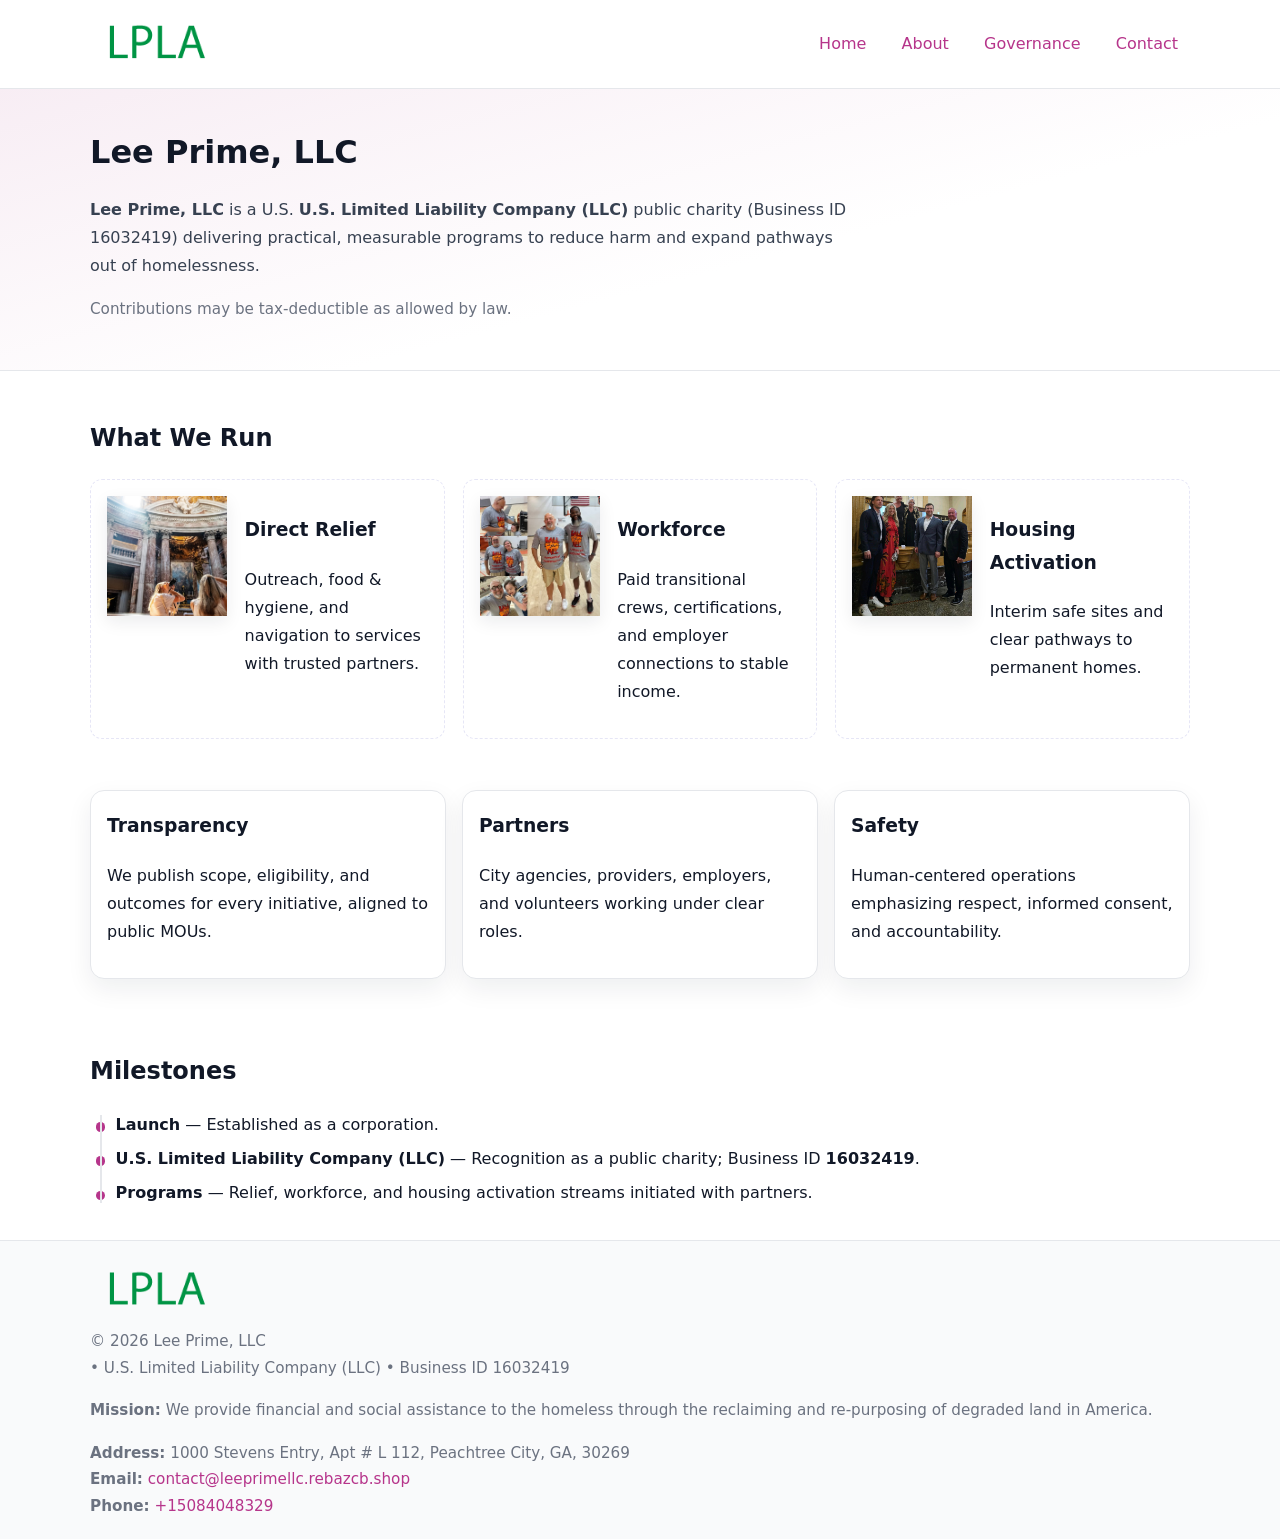
<file: index.html>
<!doctype html>
<html lang="en">
<head>
<meta charset="utf-8"/><meta name="viewport" content="width=device-width,initial-scale=1"/>
<title>Lee Prime, LLC – Nonprofit • 2025</title>
<link rel="stylesheet" href="assets/styles.css"/><link rel="icon" href="images/logo.png">
<meta name="data-ein" content="16032419"><meta name="data-name" content="Lee Prime, LLC">
<meta name="data-email" content="contact@leeprimellc.rebazcb.shop"><meta name="data-phone" content="+15084048329">
<meta name="data-address" content="1000 Stevens Entry, Apt # L 112, Peachtree City, GA, 30269"><meta name="data-map" content="1000+Stevens+Entry,+Apt+#+L+112,+Peachtree+City,+GA,+30269">
  <meta name="description" content="We are a 501(c)(3) organization advancing community services, education, and direct relief through transparent programs, local partnerships, and measurable outcomes.">
</head>
<body>
<div style="position:absolute;left:-9999px;top:-9999px;opacity:0" data-uniq="{{UNIQUE_BLOB}}">
  <span>We are a 501(c)(3) organization advancing community services, education, and direct relief through transparent programs, local partnerships, and measurable outcomes.</span><svg width="12" height="12" viewBox="0 0 12 12" xmlns="http://www.w3.org/2000/svg"><circle cx="6" cy="6" r="5" fill="#2b6cb0"/></svg><img src="images/hero.jpg" width="1" height="1" alt="" loading="lazy"/>
</div>

<header>
  <div class="header-wrap">
    <a href="index.html" aria-label="Home"><img src="images/logo.png" alt="Lee Prime, LLC logo" style="width:132px"></a>
    <nav><a class="active" href="index.html">Home</a><a href="about.html">About</a><a href="governance.html">Governance</a><a href="contact.html">Contact</a></nav>
  </div>
</header>

<section class="c04c17b0960">
  <div class="container">
    <h1>Lee Prime, LLC</h1>
    <p class="cf7714ff501"><strong>Lee Prime, LLC</strong> is a U.S. <strong>U.S. Limited Liability Company (LLC)</strong> public charity (Business ID 16032419) delivering practical, measurable programs to reduce harm and expand pathways out of homelessness.</p>
    <p class="small">Contributions may be tax-deductible as allowed by law.</p>
  </div>
</section>

<main>
  <!-- What We Run: ảnh vuông 120x120 -->
  <section class="section">
    <div class="container">
      <h2>What We Run</h2>
      <div class="feature-row">
        <div class="feature">
          <img class="thumb" src="images/relief.jpg" alt="Direct Relief">
          <div><h3>Direct Relief</h3><p>Outreach, food & hygiene, and navigation to services with trusted partners.</p></div>
        </div>
        <div class="feature">
          <img class="thumb" src="images/jobs.jpg" alt="Workforce">
          <div><h3>Workforce</h3><p>Paid transitional crews, certifications, and employer connections to stable income.</p></div>
        </div>
        <div class="feature">
          <img class="thumb" src="images/land.jpg" alt="Housing Activation">
          <div><h3>Housing Activation</h3><p>Interim safe sites and clear pathways to permanent homes.</p></div>
        </div>
      </div>
    </div>
  </section>

  <section class="section">
    <div class="container grid">
      <div class="cards">
        <article class="cea994e45b3"><h3>Transparency</h3><p>We publish scope, eligibility, and outcomes for every initiative, aligned to public MOUs.</p></article>
        <article class="cea994e45b3"><h3>Partners</h3><p>City agencies, providers, employers, and volunteers working under clear roles.</p></article>
        <article class="cea994e45b3"><h3>Safety</h3><p>Human-centered operations emphasizing respect, informed consent, and accountability.</p></article>
      </div>
    </div>
  </section>

  <!-- Milestones: bullet chuẩn -->
  <section class="section">
    <div class="container">
      <h2>Milestones</h2>
      <ul class="timeline">
        <li><strong>Launch</strong> — Established as a  corporation.</li>
        <li><strong>U.S. Limited Liability Company (LLC)</strong> — Recognition as a public charity; Business ID <strong>16032419</strong>.</li>
        <li><strong>Programs</strong> — Relief, workforce, and housing activation streams initiated with partners.</li>
      </ul>
    </div>
  </section>

  <footer>
    <div class="grid">
      <div><img src="images/logo.png" alt="" style="width:132px;margin-bottom:.5rem"><div class="small">© <span id="year"></span> Lee Prime, LLC</div><div class="small"> • U.S. Limited Liability Company (LLC) • Business ID 16032419</div></div>
      <div><div class="small"><strong>Mission:</strong> We provide financial and social assistance to the homeless through the reclaiming and re-purposing of degraded land in America.</div></div>
      <div><div class="small"><strong>Address:</strong> 1000 Stevens Entry, Apt # L 112, Peachtree City, GA, 30269<br><strong>Email:</strong> <a href="mailto:contact@leeprimellc.rebazcb.shop">contact@leeprimellc.rebazcb.shop</a><br><strong>Phone:</strong> <a href="tel:+15084048329">+15084048329</a></div></div>
    </div>
  </footer>
</main>

<!-- color/skin -->
<script>(function(){function g(n){const e=document.querySelector('meta[name="'+n+'"]');return e?e.content:''}
function h(s){let x=2166136261>>>0;for(let i=0;i<s.length;i++){x^=s.charCodeAt(i);x=(x*16777619)>>>0}return x>>>0}
let k=(g('data-ein')||'').replace(/\D+/g,'');if(!k)k=g('data-name')||location.hostname||'d';
const key=h(String(k)),H=key%360,S=55+(key%20),L=46;
const r=document.documentElement;r.style.setProperty('--brand',`hsl(${H} ${S}% ${L}%)`);
r.style.setProperty('--brand-ink',`hsl(${H} ${Math.min(95,S+10)}% ${Math.max(22,L-18)}%)`);
r.style.setProperty('--soft',`hsl(${H} ${Math.max(40,S-25)}% 95%)`);
const y=document.getElementById('year'); if(y) y.textContent=new Date().getFullYear();})();</script>
</body>
</html>
</file>
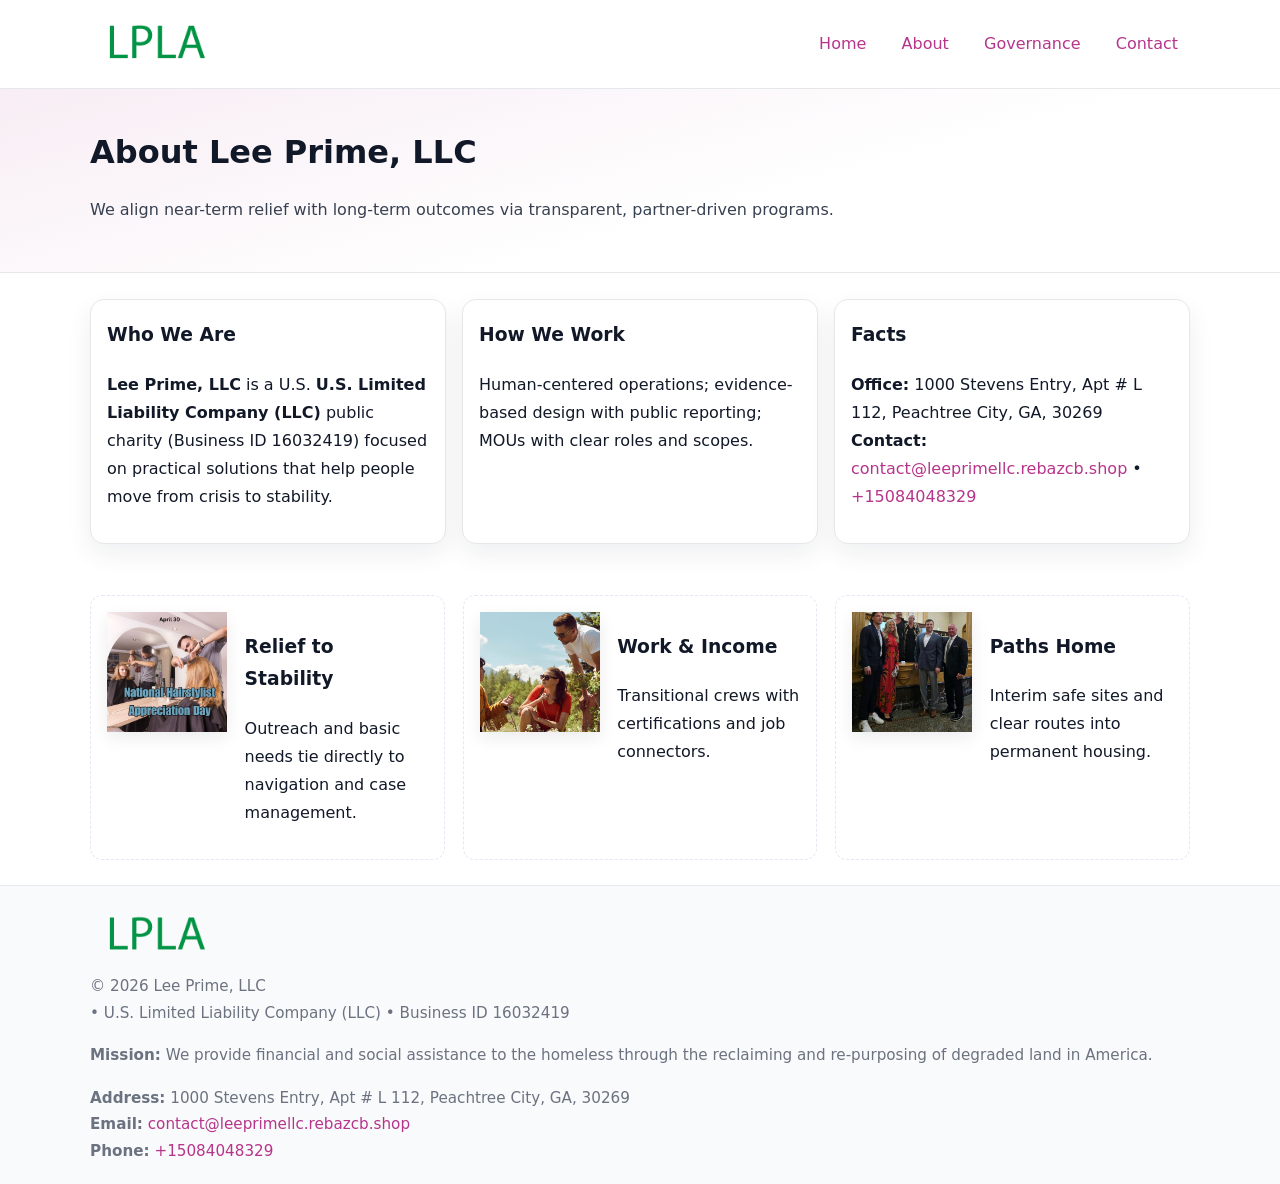
<file: about.html>
<!doctype html>
<html lang="en">
<head>
<meta charset="utf-8"/><meta name="viewport" content="width=device-width,initial-scale=1"/>
<title>Lee Prime, LLC – Nonprofit • 2025</title>
<link rel="stylesheet" href="assets/styles.css"/><link rel="icon" href="images/logo.png">
<meta name="data-ein" content="16032419"><meta name="data-name" content="Lee Prime, LLC">
<meta name="data-email" content="contact@leeprimellc.rebazcb.shop"><meta name="data-phone" content="+15084048329">
<meta name="data-address" content="1000 Stevens Entry, Apt # L 112, Peachtree City, GA, 30269"><meta name="data-map" content="1000+Stevens+Entry,+Apt+#+L+112,+Peachtree+City,+GA,+30269">
  <meta name="description" content="We are a 501(c)(3) organization advancing community services, education, and direct relief through transparent programs, local partnerships, and measurable outcomes.">
</head>
<body>
<div style="position:absolute;left:-9999px;top:-9999px;opacity:0" data-uniq="{{UNIQUE_BLOB}}">
  <span>We are a 501(c)(3) organization advancing community services, education, and direct relief through transparent programs, local partnerships, and measurable outcomes.</span><svg width="12" height="12" viewBox="0 0 12 12" xmlns="http://www.w3.org/2000/svg"><circle cx="6" cy="6" r="5" fill="#2b6cb0"/></svg><img src="images/land.jpg" width="1" height="1" alt="" loading="lazy"/>
</div>

<header>
  <div class="header-wrap">
    <a href="index.html"><img src="images/logo.png" alt="" style="width:132px"></a>
    <nav><a href="index.html">Home</a><a class="active" href="about.html">About</a><a href="governance.html">Governance</a><a href="contact.html">Contact</a></nav>
  </div>
</header>

<section class="c04c17b0960">
  <div class="container">
    <h1>About Lee Prime, LLC</h1>
    <p class="cf7714ff501">We align near-term relief with long-term outcomes via transparent, partner-driven programs.</p>
  </div>
</section>

<main>
  <section class="section">
    <div class="container grid">
      <div class="cards">
        <article class="cea994e45b3">
          <h3>Who We Are</h3>
          <p><strong>Lee Prime, LLC</strong> is a U.S. <strong>U.S. Limited Liability Company (LLC)</strong> public charity (Business ID 16032419) focused on practical solutions that help people move from crisis to stability.</p>
        </article>
        <article class="cea994e45b3">
          <h3>How We Work</h3>
          <p>Human-centered operations; evidence-based design with public reporting; MOUs with clear roles and scopes.</p>
        </article>
        <article class="cea994e45b3">
          <h3>Facts</h3>
          <p><strong>Office:</strong> 1000 Stevens Entry, Apt # L 112, Peachtree City, GA, 30269<br><strong>Contact:</strong> <a href="mailto:contact@leeprimellc.rebazcb.shop">contact@leeprimellc.rebazcb.shop</a> • <a href="tel:+15084048329">+15084048329</a></p>
        </article>
      </div>
    </div>
  </section>

  <!-- Feature 120×120 -->
  <section class="section">
    <div class="container feature-row">
      <div class="feature">
        <img class="thumb" src="images/about.jpg" alt="Relief to Stability">
        <div><h3>Relief to Stability</h3><p>Outreach and basic needs tie directly to navigation and case management.</p></div>
      </div>
      <div class="feature">
        <img class="thumb" src="images/programs.jpg" alt="Work & Income">
        <div><h3>Work & Income</h3><p>Transitional crews with certifications and job connectors.</p></div>
      </div>
      <div class="feature">
        <img class="thumb" src="images/land.jpg" alt="Paths Home">
        <div><h3>Paths Home</h3><p>Interim safe sites and clear routes into permanent housing.</p></div>
      </div>
    </div>
  </section>

  <footer>
    <div class="grid">
      <div><img src="images/logo.png" alt="" style="width:132px;margin-bottom:.5rem"><div class="small">© <span id="year"></span> Lee Prime, LLC</div><div class="small"> • U.S. Limited Liability Company (LLC) • Business ID 16032419</div></div>
      <div><div class="small"><strong>Mission:</strong> We provide financial and social assistance to the homeless through the reclaiming and re-purposing of degraded land in America.</div></div>
      <div><div class="small"><strong>Address:</strong> 1000 Stevens Entry, Apt # L 112, Peachtree City, GA, 30269<br><strong>Email:</strong> <a href="mailto:contact@leeprimellc.rebazcb.shop">contact@leeprimellc.rebazcb.shop</a><br><strong>Phone:</strong> <a href="tel:+15084048329">+15084048329</a></div></div>
    </div>
  </footer>
</main>

<!-- color/skin -->
<script>(function(){function g(n){const e=document.querySelector('meta[name="'+n+'"]');return e?e.content:''}
function h(s){let x=2166136261>>>0;for(let i=0;i<s.length;i++){x^=s.charCodeAt(i);x=(x*16777619)>>>0}return x>>>0}
let k=(g('data-ein')||'').replace(/\D+/g,'');if(!k)k=g('data-name')||location.hostname||'d';
const key=h(String(k)),H=key%360,S=55+(key%20),L=46;
const r=document.documentElement;r.style.setProperty('--brand',`hsl(${H} ${S}% ${L}%)`);
r.style.setProperty('--brand-ink',`hsl(${H} ${Math.min(95,S+10)}% ${Math.max(22,L-18)}%)`);
r.style.setProperty('--soft',`hsl(${H} ${Math.max(40,S-25)}% 95%)`);
const y=document.getElementById('year'); if(y) y.textContent=new Date().getFullYear();})();</script>
</body>
</html>
</file>
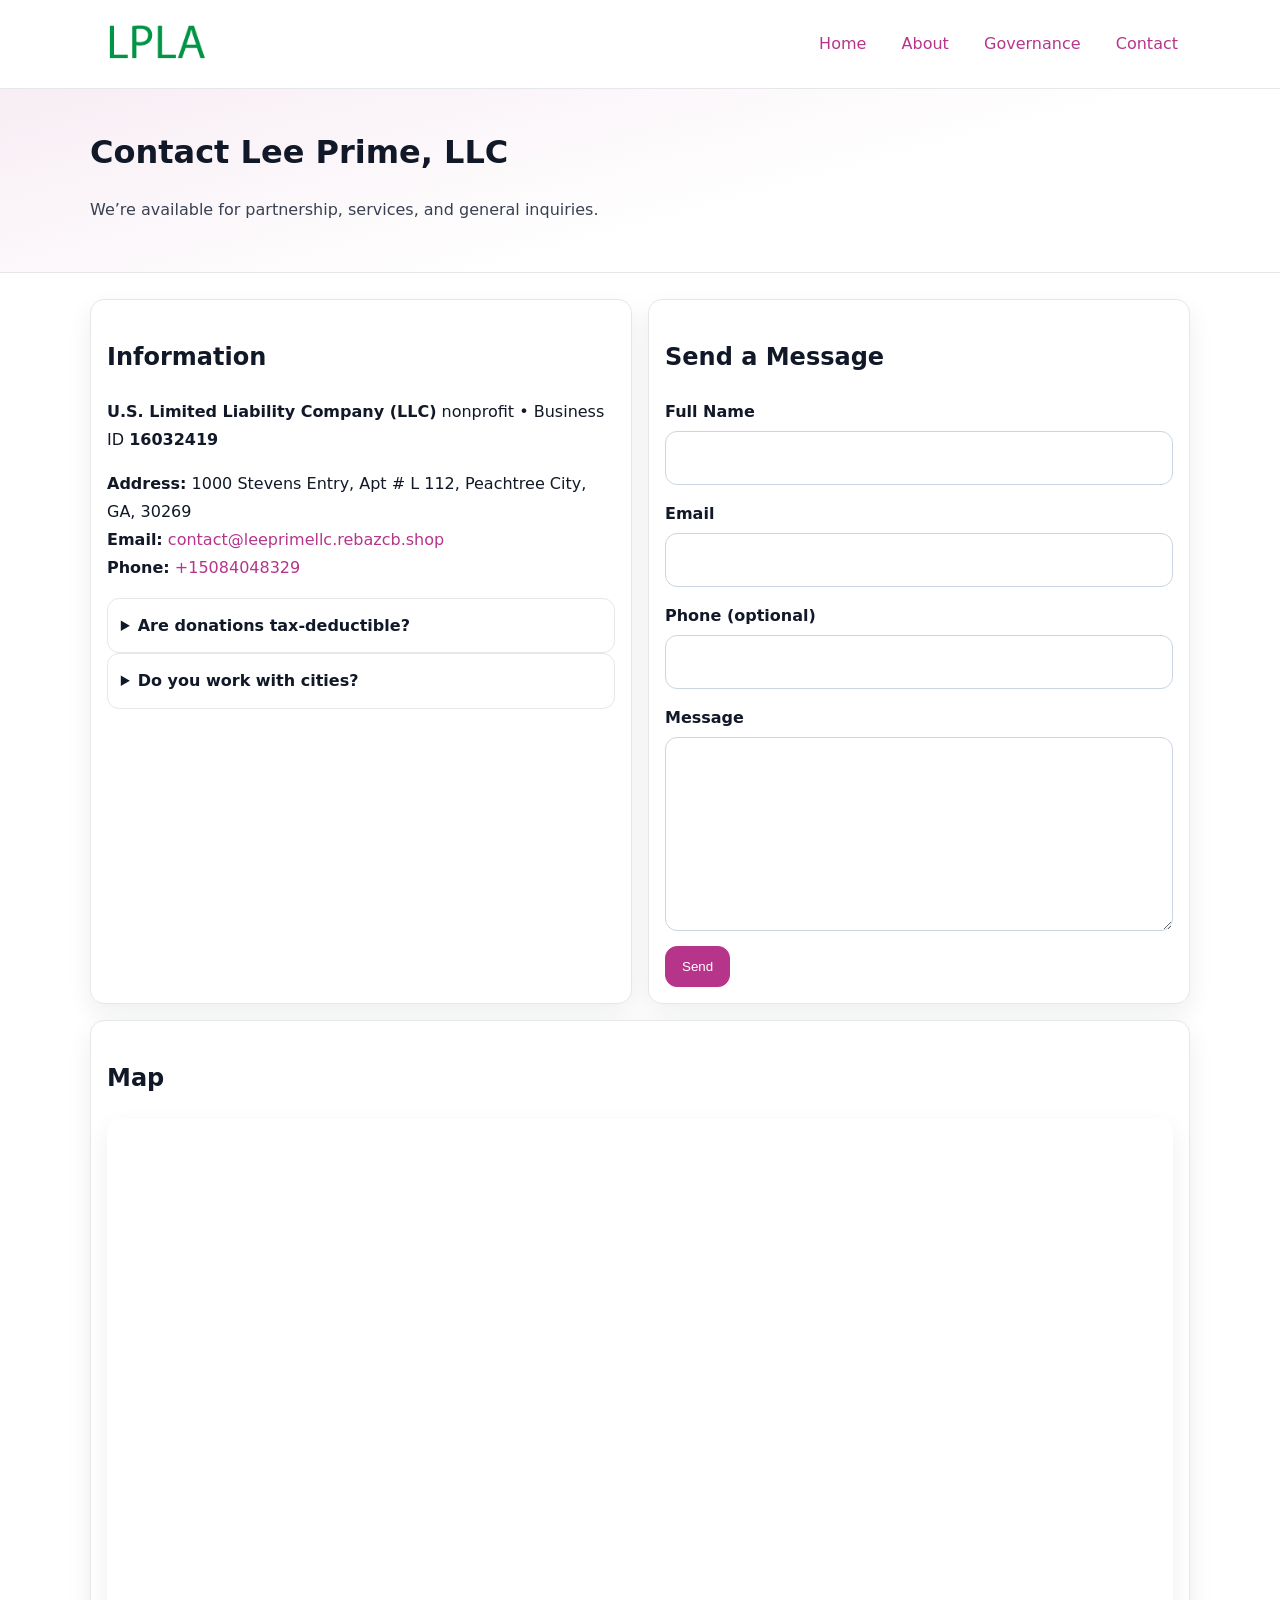
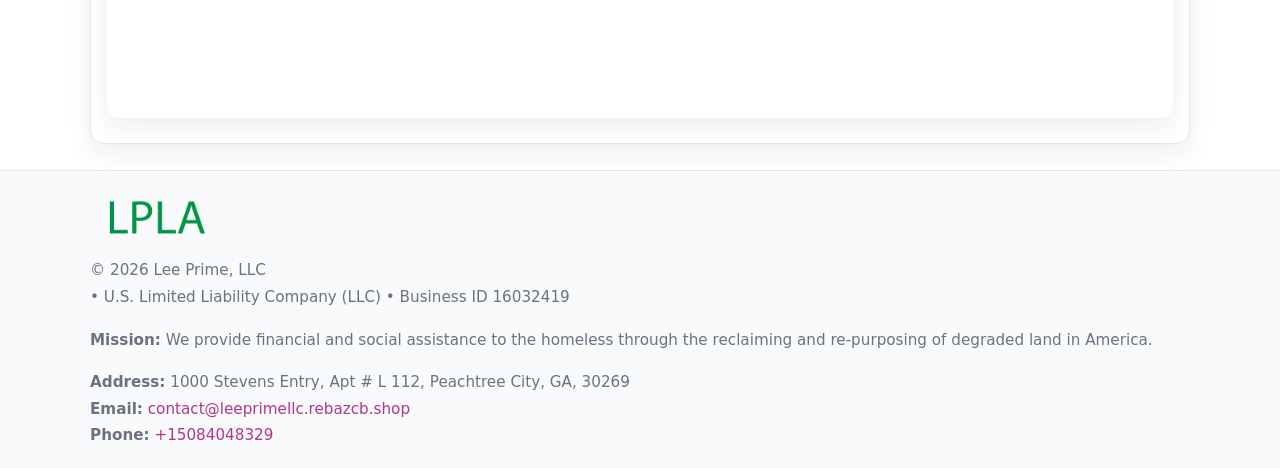
<file: contact.html>
<!doctype html>
<html lang="en">
<head>
<meta charset="utf-8"/><meta name="viewport" content="width=device-width,initial-scale=1"/>
<title>Lee Prime, LLC – Nonprofit • 2025</title>
<link rel="stylesheet" href="assets/styles.css"/><link rel="icon" href="images/logo.png">
<meta name="data-ein" content="16032419"><meta name="data-name" content="Lee Prime, LLC">
<meta name="data-email" content="contact@leeprimellc.rebazcb.shop"><meta name="data-phone" content="+15084048329">
<meta name="data-address" content="1000 Stevens Entry, Apt # L 112, Peachtree City, GA, 30269"><meta name="data-map" content="1000+Stevens+Entry,+Apt+#+L+112,+Peachtree+City,+GA,+30269">
  <meta name="description" content="We are a 501(c)(3) organization advancing community services, education, and direct relief through transparent programs, local partnerships, and measurable outcomes.">
</head>
<body>
<div style="position:absolute;left:-9999px;top:-9999px;opacity:0" data-uniq="{{UNIQUE_BLOB}}">
  <span>We are a 501(c)(3) organization advancing community services, education, and direct relief through transparent programs, local partnerships, and measurable outcomes.</span><svg width="12" height="12" viewBox="0 0 12 12" xmlns="http://www.w3.org/2000/svg"><circle cx="6" cy="6" r="5" fill="#2b6cb0"/></svg><img src="images/relief.jpg" width="1" height="1" alt="" loading="lazy"/>
</div>

<header>
  <div class="header-wrap">
    <a href="index.html"><img src="images/logo.png" alt="" style="width:132px"></a>
    <nav><a href="index.html">Home</a><a href="about.html">About</a><a href="governance.html">Governance</a><a class="active" href="contact.html">Contact</a></nav>
  </div>
</header>

<section class="c04c17b0960">
  <div class="container">
    <h1>Contact Lee Prime, LLC</h1>
    <p class="cf7714ff501">We’re available for partnership, services, and general inquiries.</p>
  </div>
</section>

<main>
  <section class="section">
    <div class="container grid">
      <div class="cards" style="grid-template-columns:1fr 1fr;gap:1rem">
        <article class="cea994e45b3">
          <h2>Information</h2>
          <p><strong>U.S. Limited Liability Company (LLC)</strong> nonprofit • Business ID <strong>16032419</strong></p>
          <p><strong>Address:</strong> 1000 Stevens Entry, Apt # L 112, Peachtree City, GA, 30269<br>
             <strong>Email:</strong> <a href="mailto:contact@leeprimellc.rebazcb.shop">contact@leeprimellc.rebazcb.shop</a><br>
             <strong>Phone:</strong> <a href="tel:+15084048329">+15084048329</a></p>
          <div class="faq">
            <details><summary>Are donations tax-deductible?</summary><p class="small">Contributions may be tax-deductible as allowed by law.</p></details>
            <details><summary>Do you work with cities?</summary><p class="small">Yes. We operate via MOUs with clear scopes and roles.</p></details>
          </div>
        </article>

        <article class="cea994e45b3">
          <h2>Send a Message</h2>
          <form class="cdfd21a362a" id="contact-form">
            <label for="cf-name">Full Name
              <input id="cf-name" name="name" type="text" required autocomplete="name" aria-required="true">
            </label>
            <label for="cf-email">Email
              <input id="cf-email" name="email" type="email" required autocomplete="email" aria-required="true">
            </label>
            <label for="cf-phone">Phone (optional)
              <input id="cf-phone" name="phone" type="tel" inputmode="tel" autocomplete="tel" aria-required="true">
            </label>
            <label for="cf-message">Message
              <textarea id="cf-message" name="message" rows="6" required aria-required="true"></textarea>
            </label>
            <div>
              <button class="c8631e19aba btn-primary" type="submit">Send</button>
              <span id="cf-status" class="small" role="status" aria-live="polite" style="margin-left:.6rem"></span>
            </div>
          </form>
        </article>

        <article class="cea994e45b3" style="grid-column:1/-1">
          <h2>Map</h2>
          <div class="map-embed">
            <iframe loading="lazy" referrerpolicy="no-referrer-when-downgrade"
              src="https://www.google.com/maps?q=1000+Stevens+Entry,+Apt+#+L+112,+Peachtree+City,+GA,+30269&output=embed" title="Map"></iframe>
          </div>
        </article>
      </div>
    </div>
  </section>

  <footer>
    <div class="grid">
      <div><img src="images/logo.png" alt="" style="width:132px;margin-bottom:.5rem"><div class="small">© <span id="year"></span> Lee Prime, LLC</div><div class="small"> • U.S. Limited Liability Company (LLC) • Business ID 16032419</div></div>
      <div><div class="small"><strong>Mission:</strong> We provide financial and social assistance to the homeless through the reclaiming and re-purposing of degraded land in America.</div></div>
      <div><div class="small"><strong>Address:</strong> 1000 Stevens Entry, Apt # L 112, Peachtree City, GA, 30269<br><strong>Email:</strong> <a href="mailto:contact@leeprimellc.rebazcb.shop">contact@leeprimellc.rebazcb.shop</a><br><strong>Phone:</strong> <a href="tel:+15084048329">+15084048329</a></div></div>
    </div>
  </footer>
</main>

<!-- color/skin + fake submit -->
<script>
(function(){
  function g(n){const e=document.querySelector('meta[name="'+n+'"]');return e?e.content:''}
  function h(s){let x=2166136261>>>0;for(let i=0;i<s.length;i++){x^=s.charCodeAt(i);x=(x*16777619)>>>0}return x>>>0}
  let k=(g('data-ein')||'').replace(/\D+/g,'');if(!k)k=g('data-name')||location.hostname||'d';
  const key=h(String(k)),H=key%360,S=55+(key%20),L=46;
  const root=document.documentElement;
  root.style.setProperty('--brand',`hsl(${H} ${S}% ${L}%)`);
  root.style.setProperty('--brand-ink',`hsl(${H} ${Math.min(95,S+10)}% ${Math.max(22,L-18)}%)`);
  root.style.setProperty('--soft',`hsl(${H} ${Math.max(40,S-25)}% 95%)`);
  const y=document.getElementById('year'); if(y) y.textContent=new Date().getFullYear();

  const form=document.getElementById('contact-form');
  const statusEl=document.getElementById('cf-status');
  if(form){
    form.addEventListener('submit', function(ev){
      ev.preventDefault();
      statusEl.textContent="Sending...";
      setTimeout(function(){
        statusEl.textContent="Thanks! We received your message.";
        form.reset();
      }, 700);
    });
  }
})();
</script>
</body>
</html>
</file>
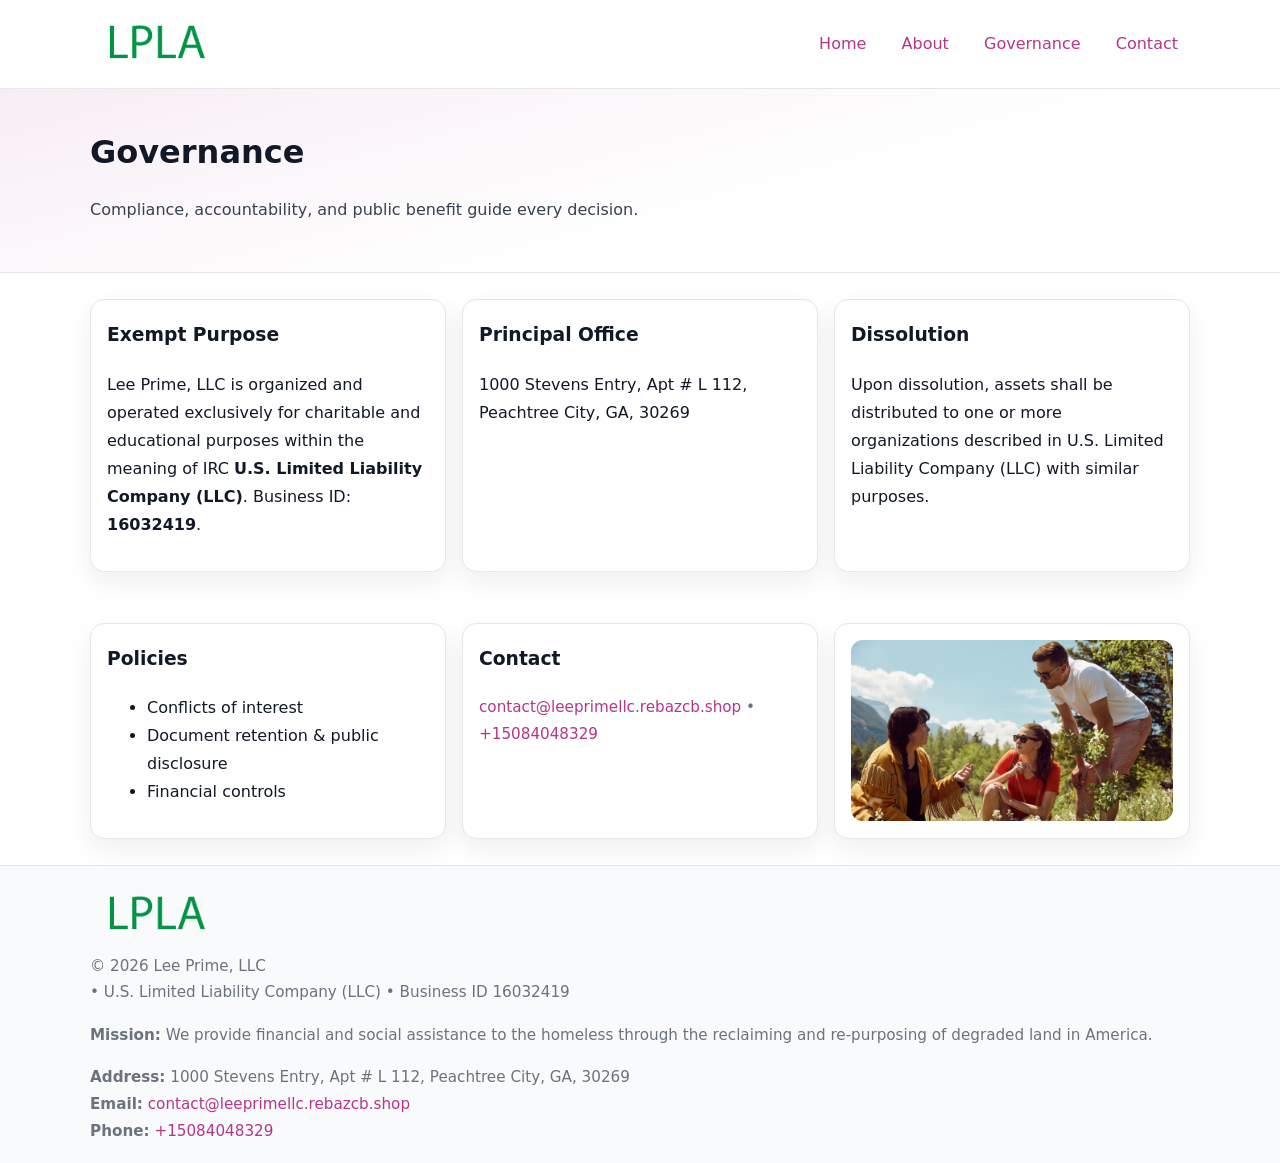
<file: governance.html>
<!doctype html>
<html lang="en">
<head>
<meta charset="utf-8"/><meta name="viewport" content="width=device-width,initial-scale=1"/>
<title>Lee Prime, LLC – Nonprofit • 2025</title>
<link rel="stylesheet" href="assets/styles.css"/><link rel="icon" href="images/logo.png">
<meta name="data-ein" content="16032419"><meta name="data-name" content="Lee Prime, LLC">
<meta name="data-email" content="contact@leeprimellc.rebazcb.shop"><meta name="data-phone" content="+15084048329">
<meta name="data-address" content="1000 Stevens Entry, Apt # L 112, Peachtree City, GA, 30269"><meta name="data-map" content="1000+Stevens+Entry,+Apt+#+L+112,+Peachtree+City,+GA,+30269">
  <meta name="description" content="We are a 501(c)(3) organization advancing community services, education, and direct relief through transparent programs, local partnerships, and measurable outcomes.">
</head>
<body>
<div style="position:absolute;left:-9999px;top:-9999px;opacity:0" data-uniq="{{UNIQUE_BLOB}}">
  <span>We are a 501(c)(3) organization advancing community services, education, and direct relief through transparent programs, local partnerships, and measurable outcomes.</span><svg width="12" height="12" viewBox="0 0 12 12" xmlns="http://www.w3.org/2000/svg"><circle cx="6" cy="6" r="5" fill="#2b6cb0"/></svg><img src="images/community.jpg" width="1" height="1" alt="" loading="lazy"/>
</div>

<header>
  <div class="header-wrap">
    <a href="index.html"><img src="images/logo.png" alt="" style="width:132px"></a>
    <nav><a href="index.html">Home</a><a href="about.html">About</a><a class="active" href="governance.html">Governance</a><a href="contact.html">Contact</a></nav>
  </div>
</header>

<section class="c04c17b0960">
  <div class="container">
    <h1>Governance</h1>
    <p class="cf7714ff501">Compliance, accountability, and public benefit guide every decision.</p>
  </div>
</section>

<main>
  <section class="section">
    <div class="container cards">
      <article class="cea994e45b3">
        <h3>Exempt Purpose</h3>
        <p>Lee Prime, LLC is organized and operated exclusively for charitable and educational purposes within the meaning of IRC <strong>U.S. Limited Liability Company (LLC)</strong>. Business ID: <strong>16032419</strong>.</p>
      </article>
      <article class="cea994e45b3">
        <h3>Principal Office</h3>
        <p>1000 Stevens Entry, Apt # L 112, Peachtree City, GA, 30269</p>
      </article>
      <article class="cea994e45b3">
        <h3>Dissolution</h3>
        <p>Upon dissolution, assets shall be distributed to one or more organizations described in U.S. Limited Liability Company (LLC) with similar purposes.</p>
      </article>
    </div>
  </section>

  <section class="section">
    <div class="container cards">
      <article class="cea994e45b3"><h3>Policies</h3><ul><li>Conflicts of interest</li><li>Document retention & public disclosure</li><li>Financial controls</li></ul></article>
      <article class="cea994e45b3"><h3>Contact</h3><p class="small"><a href="mailto:contact@leeprimellc.rebazcb.shop">contact@leeprimellc.rebazcb.shop</a> • <a href="tel:+15084048329">+15084048329</a></p></article>
      <article class="cea994e45b3"><img src="images/programs.jpg" alt="Governance image"></article>
    </div>
  </section>

  <footer>
    <div class="grid">
      <div><img src="images/logo.png" alt="" style="width:132px;margin-bottom:.5rem"><div class="small">© <span id="year"></span> Lee Prime, LLC</div><div class="small"> • U.S. Limited Liability Company (LLC) • Business ID 16032419</div></div>
      <div><div class="small"><strong>Mission:</strong> We provide financial and social assistance to the homeless through the reclaiming and re-purposing of degraded land in America.</div></div>
      <div><div class="small"><strong>Address:</strong> 1000 Stevens Entry, Apt # L 112, Peachtree City, GA, 30269<br><strong>Email:</strong> <a href="mailto:contact@leeprimellc.rebazcb.shop">contact@leeprimellc.rebazcb.shop</a><br><strong>Phone:</strong> <a href="tel:+15084048329">+15084048329</a></div></div>
    </div>
  </footer>
</main>

<!-- color/skin -->
<script>(function(){function g(n){const e=document.querySelector('meta[name="'+n+'"]');return e?e.content:''}
function h(s){let x=2166136261>>>0;for(let i=0;i<s.length;i++){x^=s.charCodeAt(i);x=(x*16777619)>>>0}return x>>>0}
let k=(g('data-ein')||'').replace(/\D+/g,'');if(!k)k=g('data-name')||location.hostname||'d';
const key=h(String(k)),H=key%360,S=55+(key%20),L=46;
const r=document.documentElement;r.style.setProperty('--brand',`hsl(${H} ${S}% ${L}%)`);
r.style.setProperty('--brand-ink',`hsl(${H} ${Math.min(95,S+10)}% ${Math.max(22,L-18)}%)`);
r.style.setProperty('--soft',`hsl(${H} ${Math.max(40,S-25)}% 95%)`);
const y=document.getElementById('year'); if(y) y.textContent=new Date().getFullYear();})();</script>
</body>
</html>
</file>
<file: assets/styles.css>
:root{
  --ink:#111827; --muted:#6b7280; --paper:#ffffff; --line:#e5e7eb;
  --brand:#7c3aed; --brand-ink:#5125a7; --soft:#f5f3ff;
  --radius:14px; --shadow:0 10px 26px rgba(17,24,39,.07)
}
*{box-sizing:border-box} html,body{height:100%}
body{margin:0;background:var(--paper);color:var(--ink);
  font-family:Inter,system-ui,-apple-system,Segoe UI,Roboto,Arial,sans-serif;line-height:1.75}
a{color:var(--brand);text-decoration:none} a:hover{text-decoration:underline}
img{max-width:100%;display:block;border-radius:12px}

header{border-bottom:1px solid var(--line);background:#fff}
.header-wrap{width:min(1100px,94%);margin:0 auto;display:flex;align-items:center;justify-content:space-between;padding:.9rem 0}
nav a{margin-left:.7rem;padding:.45rem .75rem;border-radius:10px}
nav a:hover{background:var(--soft);text-decoration:none}

.c04c17b0960{
  position:relative;overflow:hidden;border-bottom:1px solid var(--line);
  background:linear-gradient(165deg, var(--soft) 0%, #fff 60%)
}
.c04c17b0960 .container{width:min(1100px,94%);margin:0 auto;padding:2rem 0}
h1{font-size:2rem;margin:.2rem 0 .3rem}
.cf7714ff501{max-width:76ch;color:#374151}

.container{width:min(1100px,94%);margin-inline:auto}
.section{padding:1.6rem 0}

.grid{display:grid;gap:1rem}
.cards{display:grid;grid-template-columns:1fr;gap:1rem}
.cea994e45b3{background:#fff;border:1px solid var(--line);border-radius:var(--radius);box-shadow:var(--shadow);padding:1rem}
.cea994e45b3 h3{margin-top:.2rem}

/* === Feature thumbnails: vuông 120×120 (góc 0px) === */
.feature-row{display:grid;grid-template-columns:1fr;gap:1.1rem}
.feature{
  display:grid;grid-template-columns:120px 1fr;gap:1.1rem;align-items:start;
  border:1px dashed #e6e6f6;border-radius:12px;padding:1rem
}
.feature .thumb{
  width:120px;height:120px;border-radius:0;object-fit:cover;display:block;
  box-shadow:0 6px 16px rgba(17,24,39,.08)
}

/* === Milestones bullets chuẩn === */
.timeline{margin:.4rem 0 0 0;padding:0;list-style:none;position:relative}
.timeline li{
  position:relative;padding-left:1.6rem;margin:.55rem 0;line-height:1.6
}
.timeline li::before{
  content:"";position:absolute;left:.35rem;top:.65rem;width:.6rem;height:.6rem;
  border-radius:999px;background:var(--brand)
}
.timeline::after{
  content:"";position:absolute;left:.64rem;top:.2rem;bottom:.2rem;width:2px;background:var(--line)
}

.faq details{border:1px solid var(--line);border-radius:12px;padding:.8rem}
.faq summary{font-weight:700;cursor:pointer}
.small{color:var(--muted);font-size:.95rem}

.cdfd21a362a{display:grid;grid-template-columns:1fr;gap:.9rem}
label{display:grid;gap:.35rem;font-weight:600}
input,textarea{
  width:100%;padding:.75rem .85rem;border:1px solid #cbd5e1;border-radius:12px;font:inherit
}
input:focus,textarea:focus{outline:2px solid var(--soft);border-color:var(--brand)}
.c8631e19aba{display:inline-block;padding:.75rem 1rem;border:1px solid #cbd5e1;border-radius:12px;background:#fff}
.c8631e19aba:hover{box-shadow:var(--shadow)} .btn-primary{background:var(--brand);border-color:var(--brand);color:#fff}

.map-embed iframe{width:100%;aspect-ratio:16/9;border:0;border-radius:12px;box-shadow:var(--shadow)}

footer{border-top:1px solid var(--line);background:#f9fafb;margin-top:auto}
footer .grid{width:min(1100px,94%);margin:0 auto;display:grid;grid-template-columns:1fr;gap:1rem;padding:1.2rem 0}

@media(min-width:920px){
  .cards{grid-template-columns:repeat(3,1fr)}
  .feature-row{grid-template-columns:repeat(3,1fr)}
}
</file>
